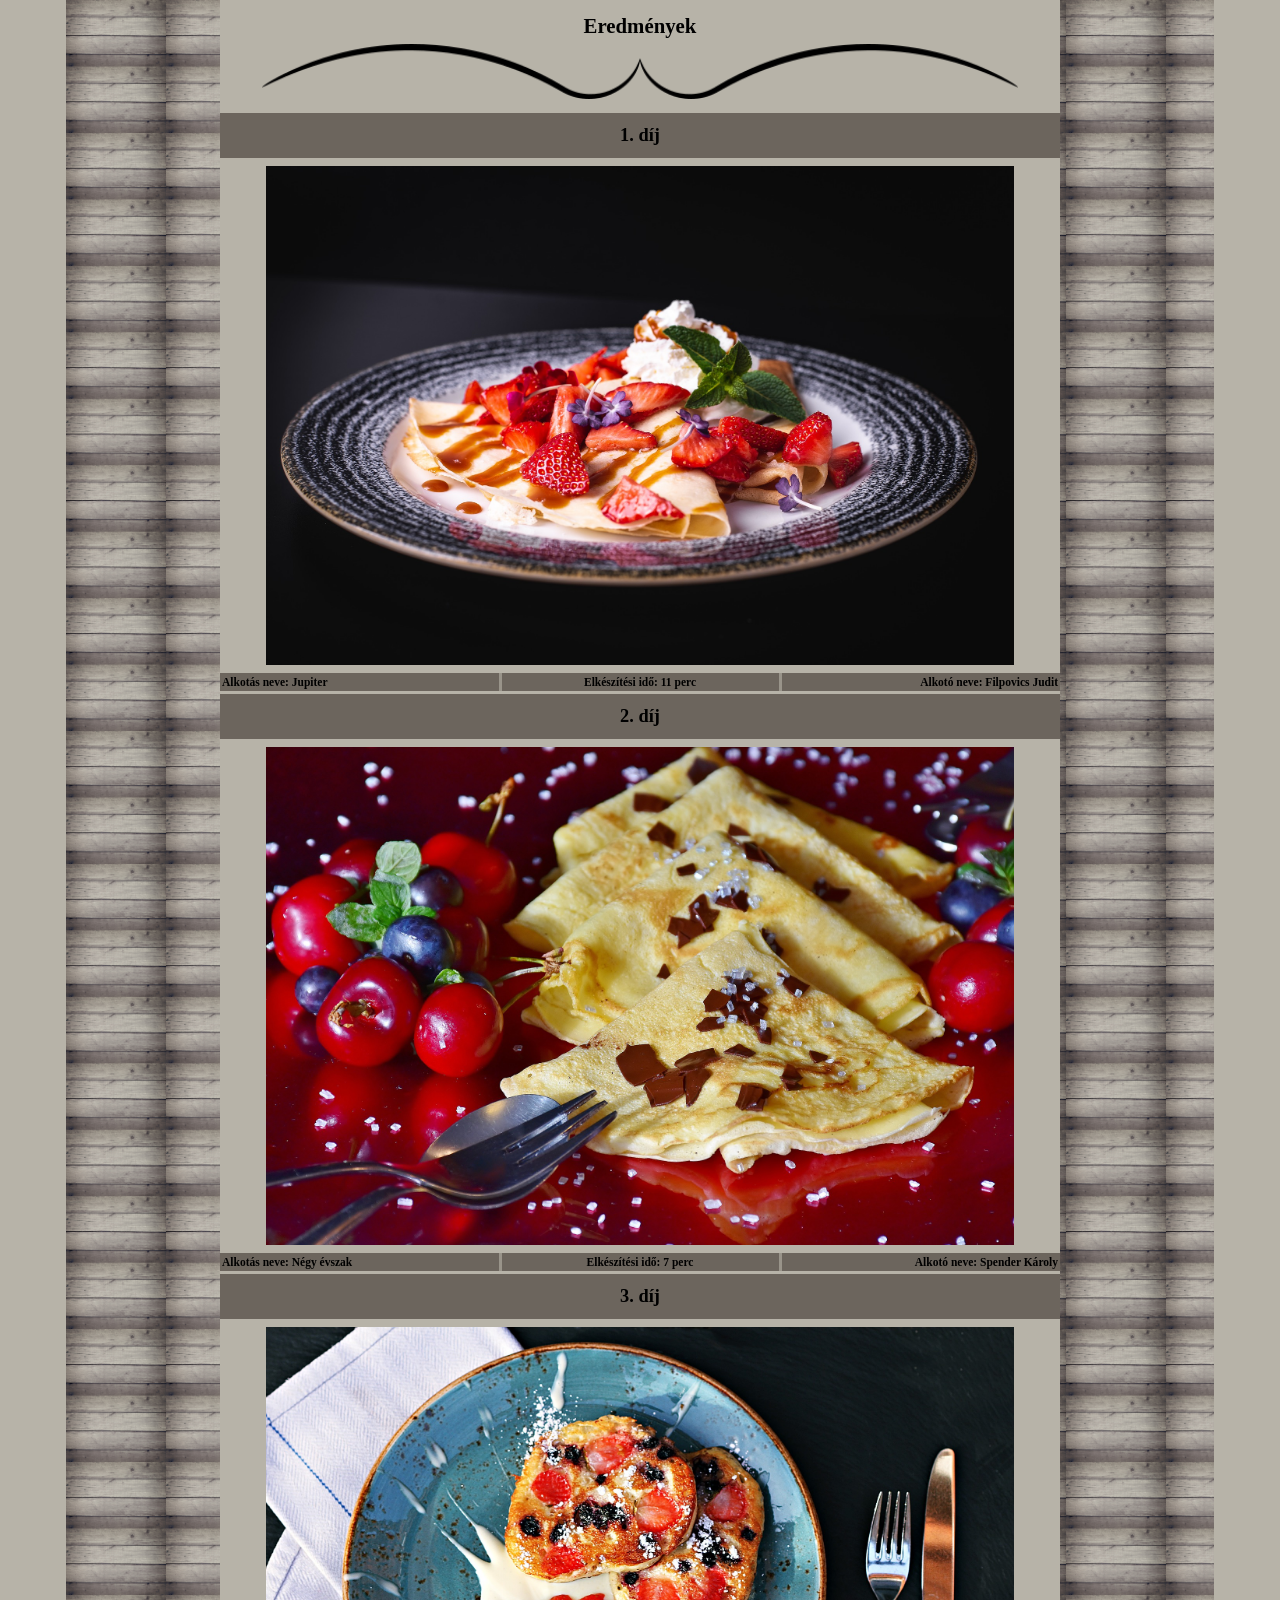
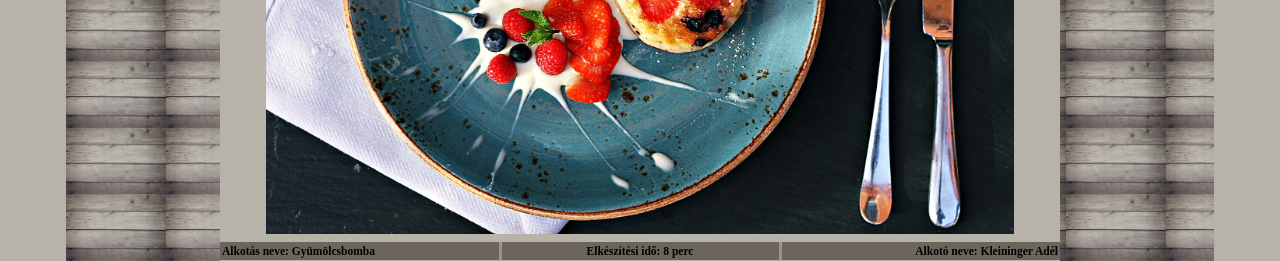
<file: 11 - Palacsinta2/index.html>
<!DOCTYPE html>
<html lang="hu">
<head>
<meta charset="UTF-8">
<meta name="viewport" content="width=device-width, initial-scale=1">
<link rel="stylesheet" href="style.css">
<title>Eredmények</title>
</head>
<body>
  <div class="oldal">
    <main>
      <h1>Eredmények</h1>
      <img class="orn" src="disz.png" alt="Díszcsík">

      <h2>1. díj</h2>
      <img class="foto" src="dij1.jpg" alt="Palacsinta eperrel és mentával">
      <table class="adat"><tr>
        <td>Alkotás neve: Jupiter</td><td>Elkészítési idő: 11 perc</td><td>Alkotó neve: Filpovics Judit</td>
      </tr></table>

      <h2>2. díj</h2>
      <img class="foto" src="dij2.jpg" alt="Palacsinta cseresznyével és csokoládéval">
      <table class="adat"><tr>
        <td>Alkotás neve: Négy évszak</td><td>Elkészítési idő: 7 perc</td><td>Alkotó neve: Spender Károly</td>
      </tr></table>

      <h2>3. díj</h2>
      <img class="foto" src="dij3.jpg" alt="Gyümölcsös palacsinta kék tányéron">
      <table class="adat"><tr>
        <td>Alkotás neve: Gyümölcsbomba</td><td>Elkészítési idő: 8 perc</td><td>Alkotó neve: Kleininger Adél</td>
      </tr></table>
    </main>
  </div>
</body>
</html>
</file>
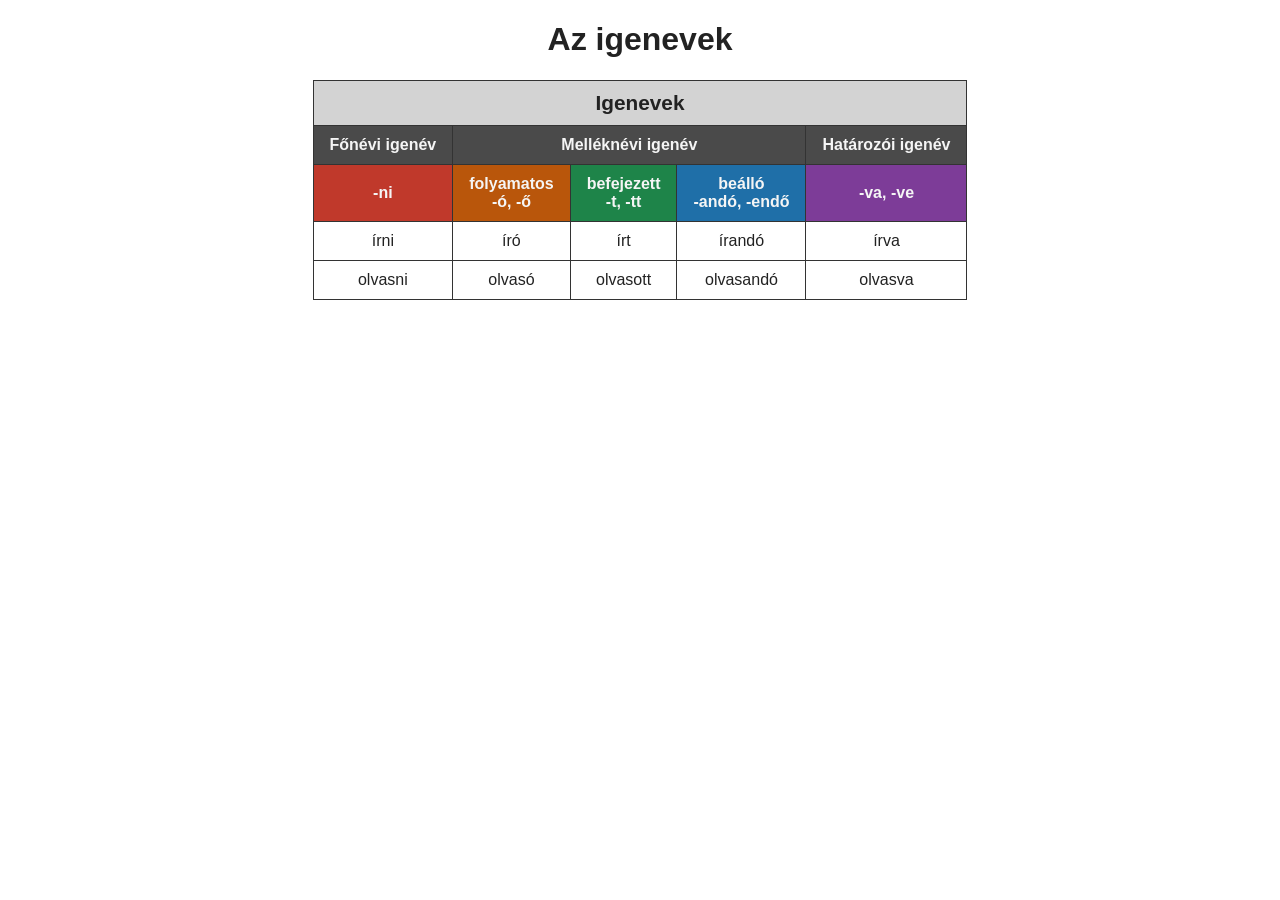
<file: 12 - Igenevek/index.html>
<!DOCTYPE html>
<html lang="hu">
<head>
<meta charset="UTF-8">
<link rel="stylesheet" href="style.css">
<title>Az igenevek</title>
</head>
<body>
  <h1>Az igenevek</h1>

  <table>
    <tr class="sor1">
      <th colspan="5">Igenevek</th>
    </tr>
    <tr class="sor2">
      <th>Főnévi igenév</th>
      <th colspan="3">Melléknévi igenév</th>
      <th>Határozói igenév</th>
    </tr>
    <tr class="sor3">
      <td>-ni</td>
      <td>folyamatos<br>-ó, -ő</td>
      <td>befejezett<br>-t, -tt</td>
      <td>beálló<br>-andó, -endő</td>
      <td>-va, -ve</td>
    </tr>
    <tr>
      <td>írni</td>
      <td>író</td>
      <td>írt</td>
      <td>írandó</td>
      <td>írva</td>
    </tr>
    <tr>
      <td>olvasni</td>
      <td>olvasó</td>
      <td>olvasott</td>
      <td>olvasandó</td>
      <td>olvasva</td>
    </tr>
  </table>
</body>
</html>
</file>
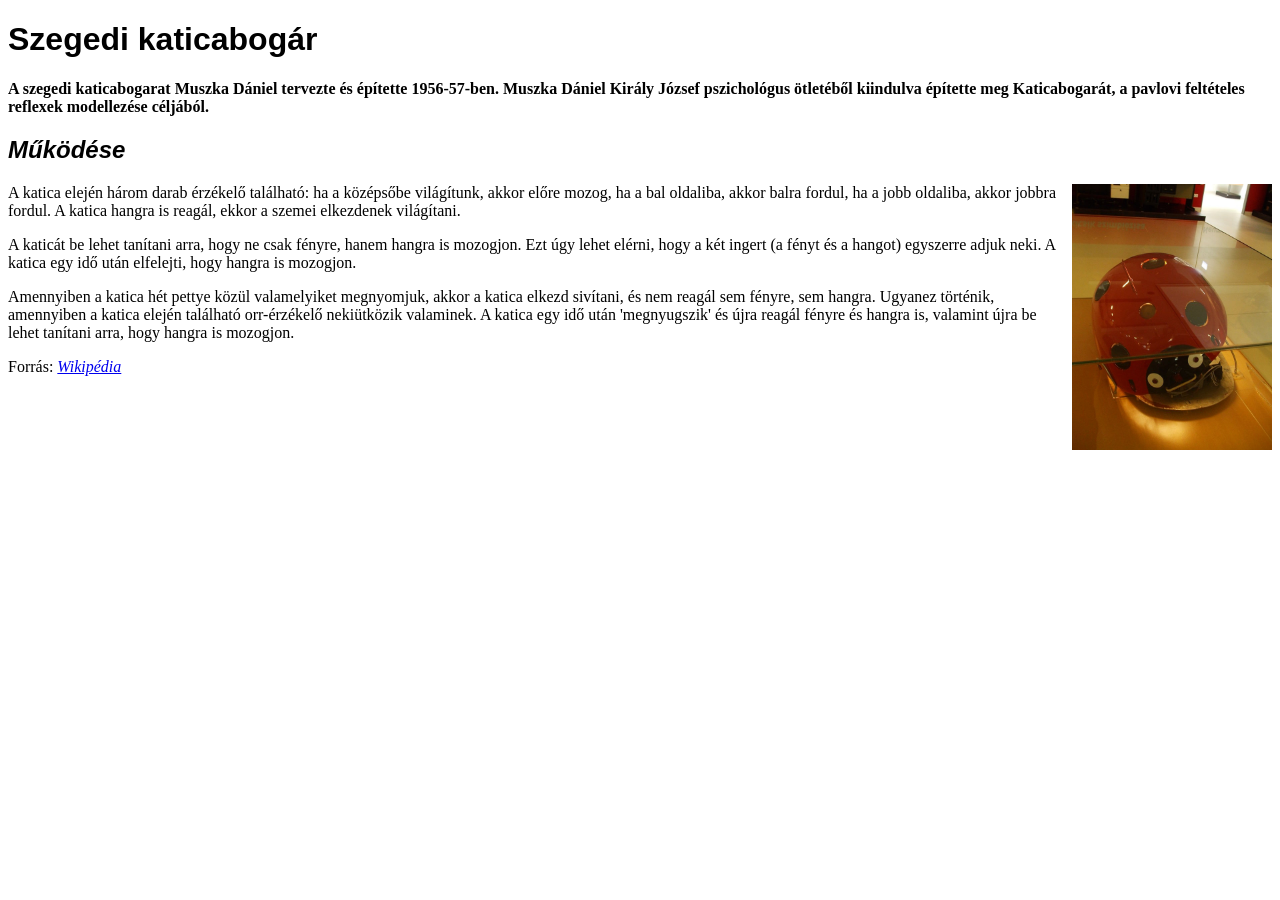
<file: 15 - Szegedi katica/index.html>
<!DOCTYPE html>
<html lang="hu">

<head>
    <meta charset="UTF-8">
    <title>Szegedi katicabogár</title>
 <style>
        h1, h2 {
            font-family: Arial, Helvetica, sans-serif;
        }
        h2 {
            font-style: italic;
        }
        img {
            float: right;
            width: 200px;
            margin: 0 0 10px 15px;
        }
    </style>
</head>

    <h1>Szegedi katicabogár</h1>
 
    <p><strong>A szegedi katicabogarat Muszka Dániel tervezte és építette 1956-57-ben. Muszka Dániel Király József pszichológus ötletéből kiindulva építette meg Katicabogarát, a pavlovi feltételes reflexek modellezése céljából.</strong></p>
 
    <h2>Működése</h2>
 
    <img src="Szegedi_katica.jpg" alt="A szegedi katicabogár">
 
    <p>A katica elején három darab érzékelő található: ha a középsőbe világítunk, akkor előre mozog, ha a bal oldaliba, akkor balra fordul, ha a jobb oldaliba, akkor jobbra fordul. A katica hangra is reagál, ekkor a szemei elkezdenek világítani.</p>
 
    <p>A katicát be lehet tanítani arra, hogy ne csak fényre, hanem hangra is mozogjon. Ezt úgy lehet elérni, hogy a két ingert (a fényt és a hangot) egyszerre adjuk neki. A katica egy idő után elfelejti, hogy hangra is mozogjon.</p>
 
    <p>Amennyiben a katica hét pettye közül valamelyiket megnyomjuk, akkor a katica elkezd sivítani, és nem reagál sem fényre, sem hangra. Ugyanez történik, amennyiben a katica elején található orr-érzékelő nekiütközik valaminek. A katica egy idő után 'megnyugszik' és újra reagál fényre és hangra is, valamint újra be lehet tanítani arra, hogy hangra is mozogjon.</p>
 
    <p>Forrás: <a href="https://hu.wikipedia.org/wiki/Szegedi_katicabog%C3%A1r"><em>Wikipédia</em></a></p>
</html>
</file>
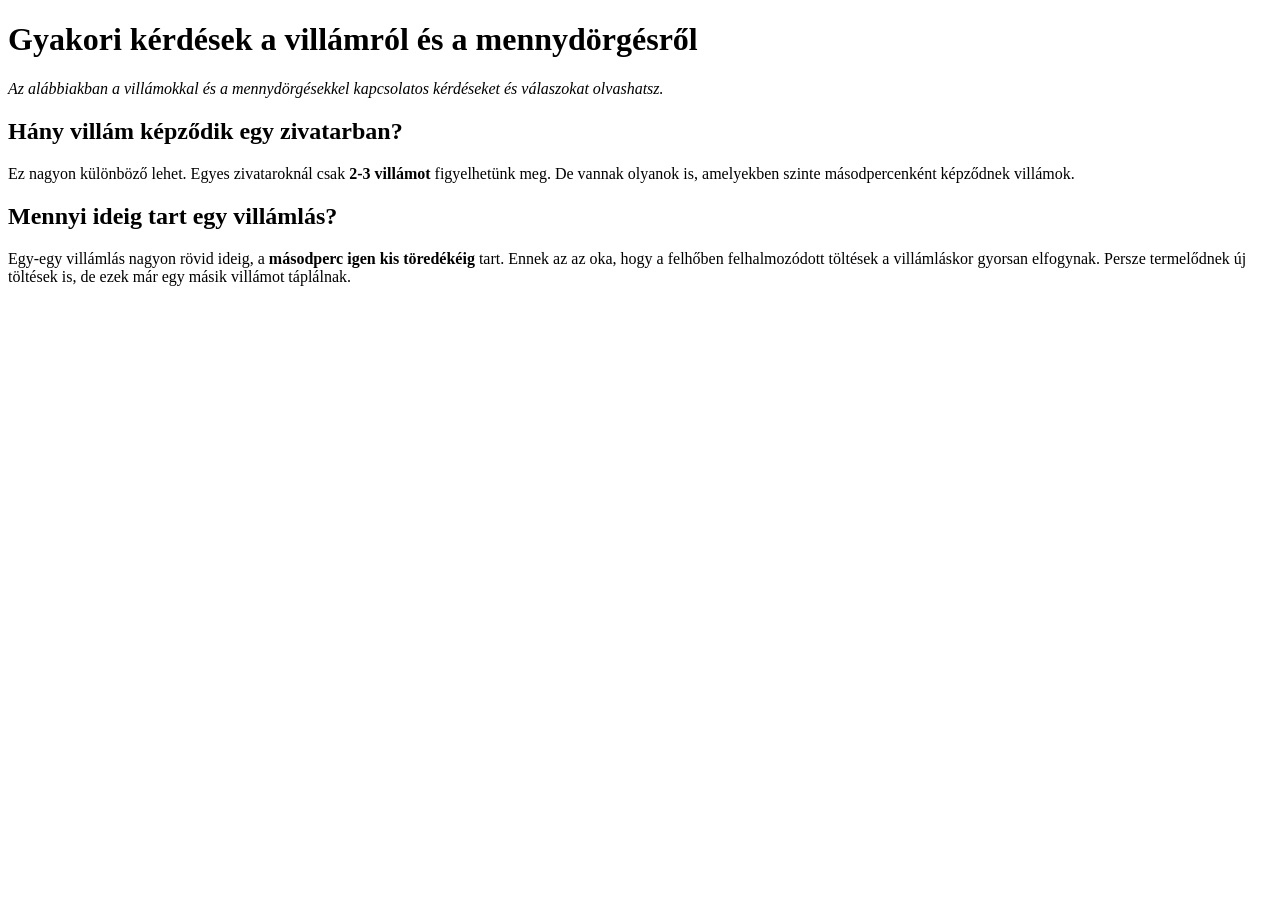
<file: 2- Villámok/index.html>
<!DOCTYPE html>
<html lang="hu">
<head>
    <meta charset="UTF-8">
    
    <title>Gyakori kérdések a villámról és a mennydörgésről</title>
</head>
<body>
    <h1>Gyakori kérdések a villámról és a mennydörgésről</h1>
    <p><i>Az alábbiakban a villámokkal és a mennydörgésekkel kapcsolatos kérdéseket és válaszokat olvashatsz.</i></p>
    <h2>Hány villám képződik egy zivatarban?</h2>
    <p>
        Ez nagyon különböző lehet. Egyes zivataroknál csak <b>2-3 villámot</b>
        figyelhetünk meg. De vannak olyanok is, amelyekben
        szinte másodpercenként képződnek villámok.
    </p>
    <h2>Mennyi ideig tart egy villámlás?</h2>
    <p>
        Egy-egy villámlás nagyon rövid ideig, a <b>másodperc igen kis töredékéig
        </b> tart. Ennek az az oka, hogy a felhőben felhalmozódott
        töltések a villámláskor gyorsan elfogynak. Persze termelődnek
        új töltések is, de ezek már egy másik villámot táplálnak.
    </p>
</body>
</html>
</file>
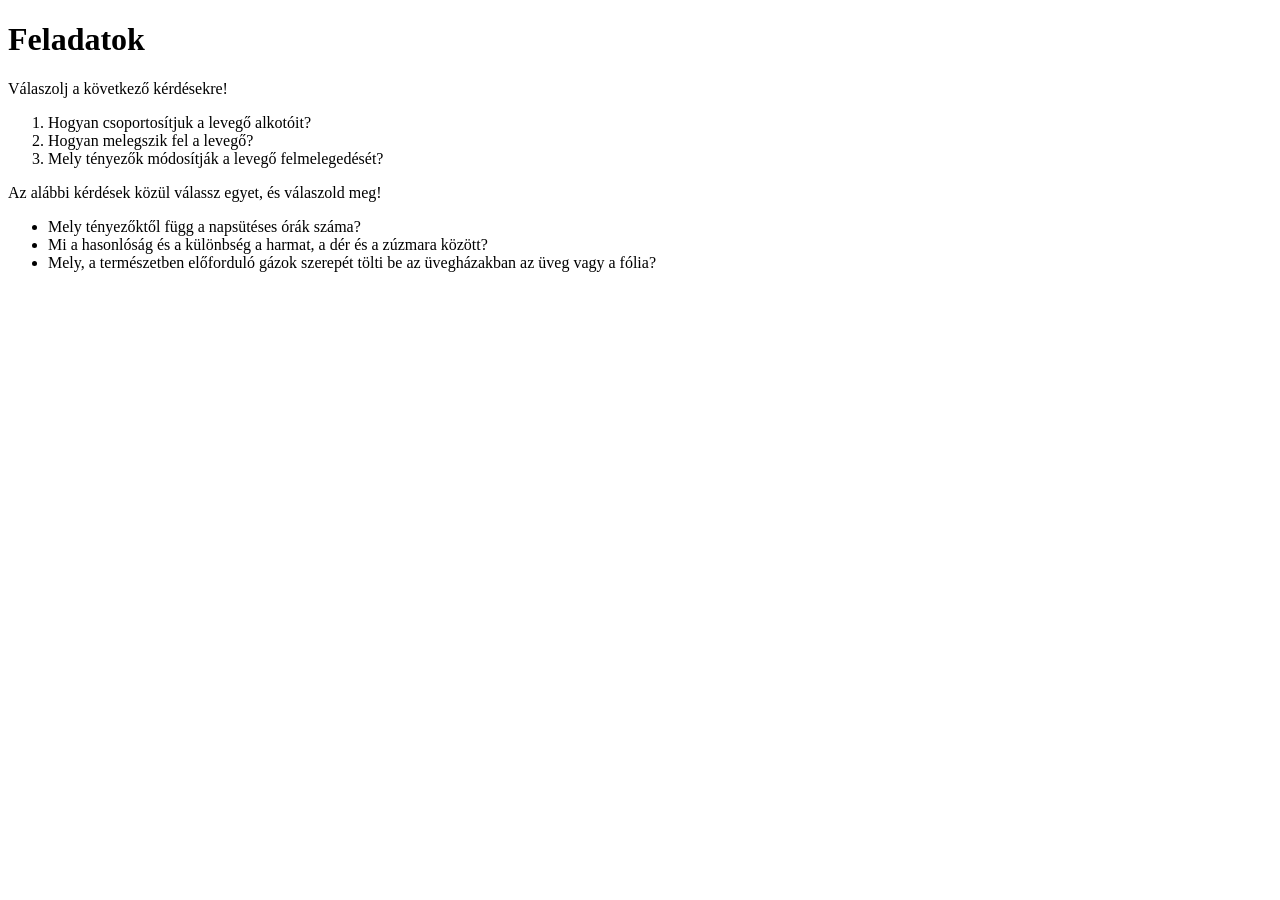
<file: 4 - Feladatok/index.html>
<!DOCTYPE html>
<html lang="hu">
<head>
    <meta charset="UTF-8">
    
    <title>Feladatok</title>
</head>
<body>
    <h1>Feladatok</h1>
    <p>Válaszolj a következő kérdésekre!</p>
    
        <ol>
            <li>Hogyan csoportosítjuk a levegő alkotóit?</li>
            <li>Hogyan melegszik fel a levegő?</li>
            <li>Mely tényezők módosítják a levegő felmelegedését?</li>
        </ol>
    
    <p>Az alábbi kérdések közül válassz egyet, és válaszold meg!</p>
    
        <ul>
            <li>Mely tényezőktől függ a napsütéses órák száma?</li>
            <li>Mi a hasonlóság és a különbség a harmat, a dér és a zúzmara között?</li>
            <li>Mely, a természetben előforduló gázok szerepét tölti be az üvegházakban az üveg vagy a fólia?</li>
        </ul>
        
    
</body>
</html>
</file>
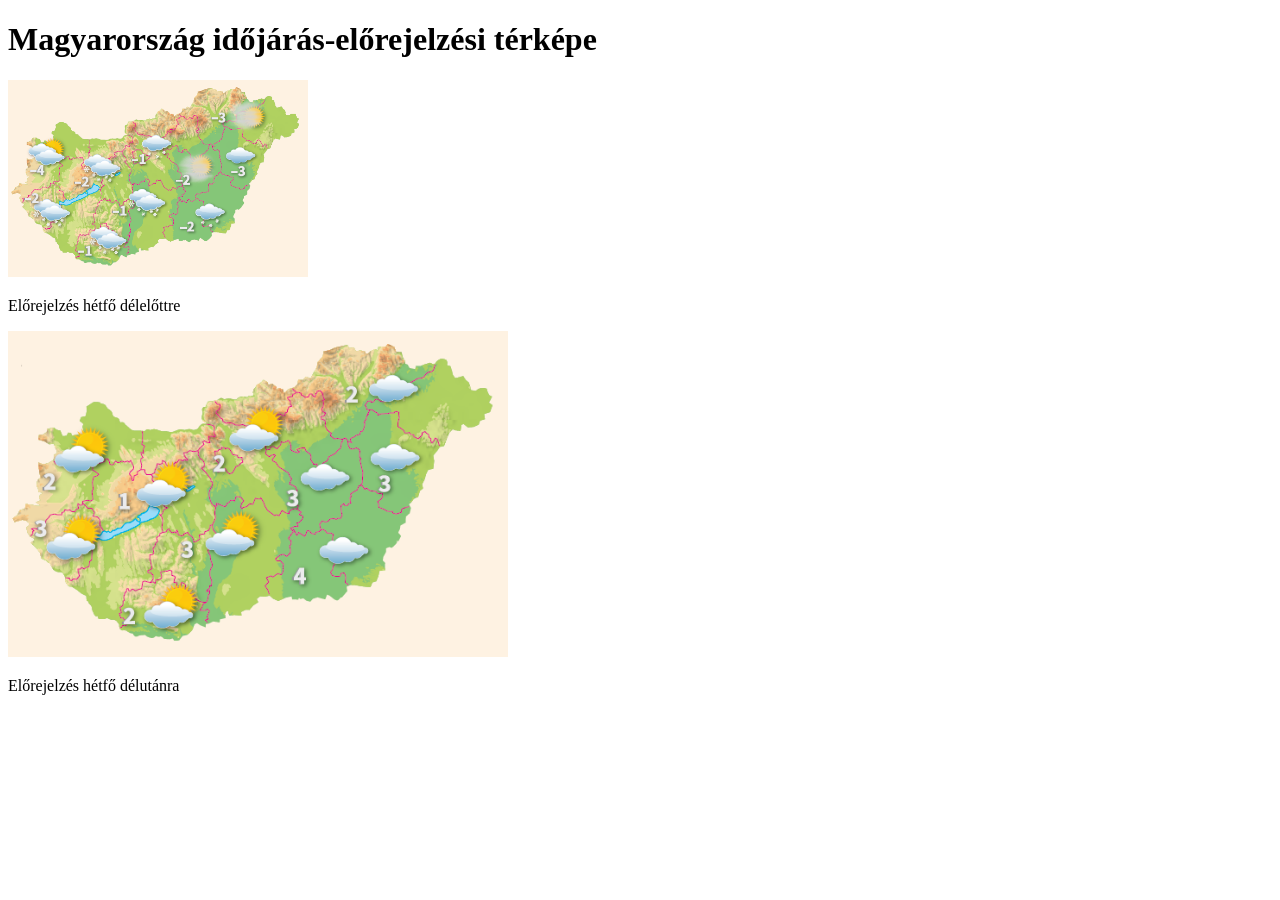
<file: 5 - Időjárás/index.html>
<!DOCTYPE html>
<html lang="hu">
<head>
    <meta charset="UTF-8">
    <title>Magyarország időjárás-előrejelzési térképe</title>
</head>
<body>
    <h1>Magyarország időjárás-előrejelzési térképe</h1>
    <img src="hetfodelelott.png" alt="Előrejelzés hétfő délelőttre" style="width: 300px;">
    <p>Előrejelzés hétfő délelőttre</p>
    <img src="hetfodelutan.png" alt="Előrejelzés hétfő délutánra" style="width: 500px;">
    <p>Előrejelzés hétfő délutánra</p>
    
</body>
</html>
</file>
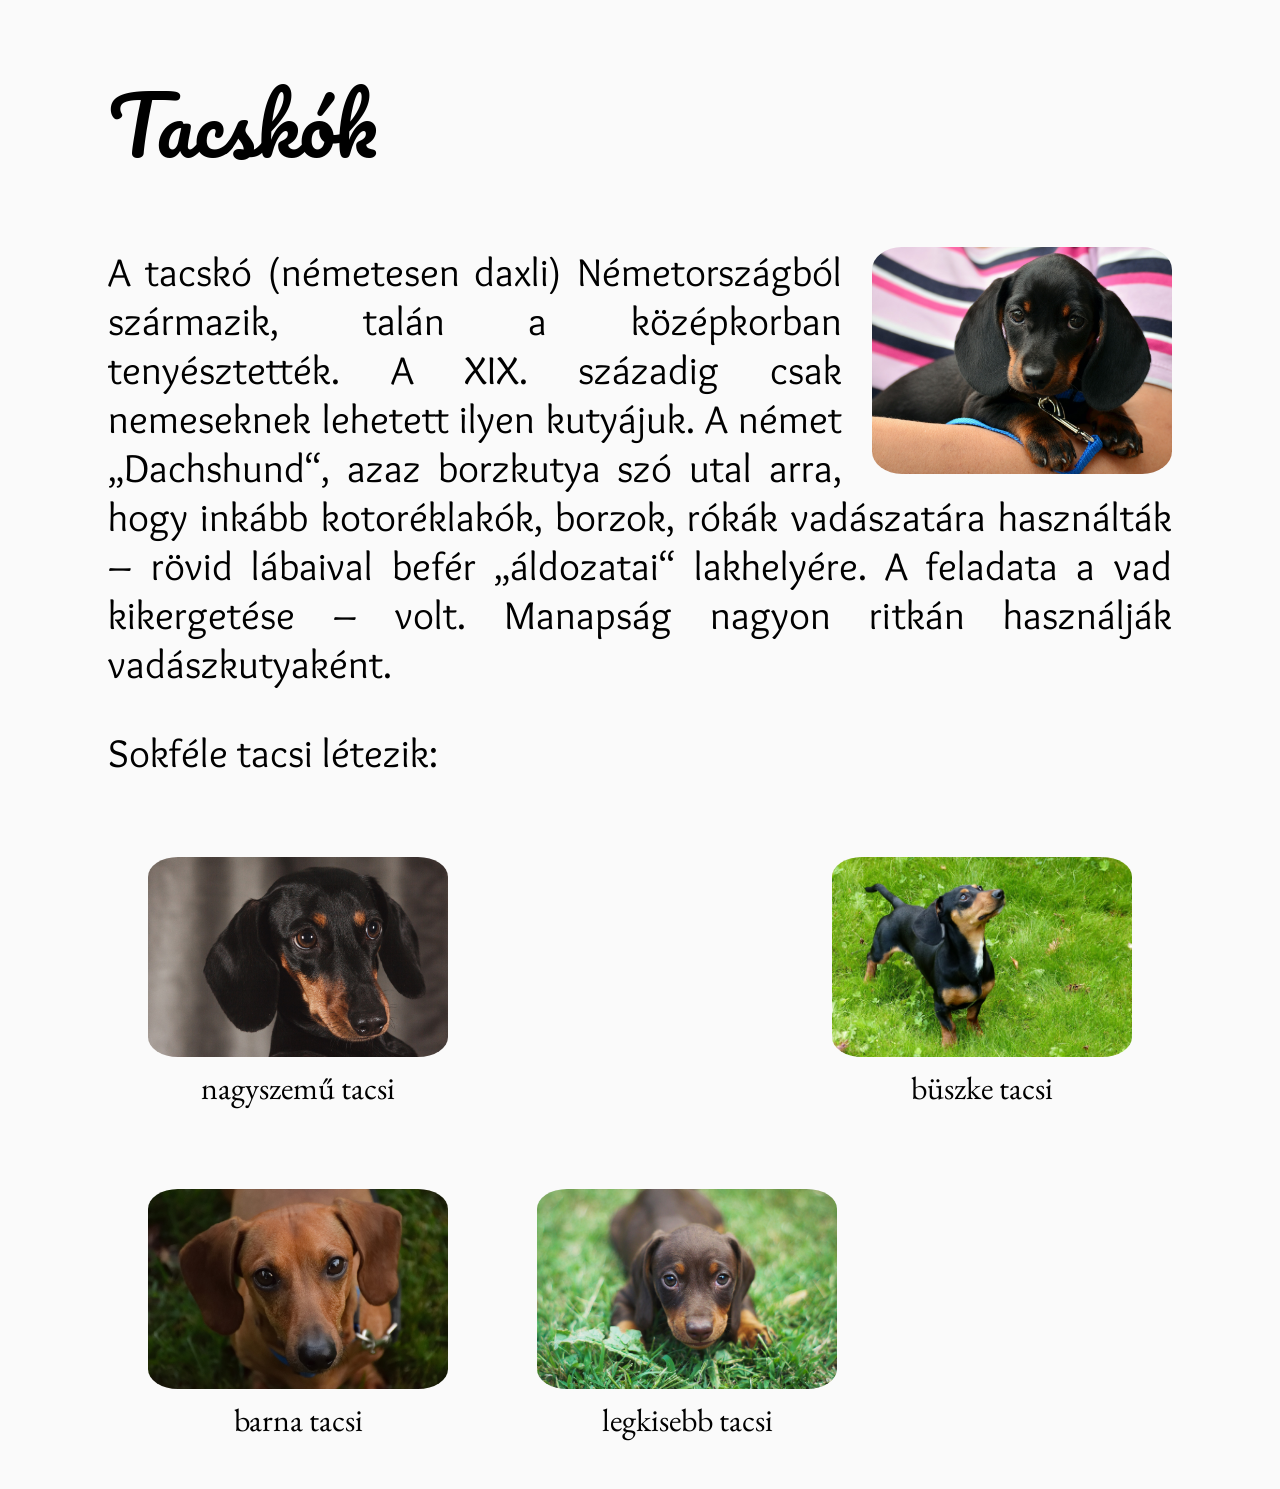
<file: 6 - Tacskók/index.html>
<!DOCTYPE html>
<html lang="hu">
  <head>
    <meta charset="utf-8">
    <link rel="stylesheet" href="tacsi.css">
    <link rel="preconnect" href="https://fonts.gstatic.com">
    <link href="https://fonts.googleapis.com/css2?family=Overlock&family=Pacifico&family=EB+Garamond&display=swap" rel="stylesheet">
	<title>Tacskók</title>
  </head>
  <body>
    <h1>Tacskók</h1>
    <img src="dachshund-1519374_1920.jpg" alt="" class="fokep">
    <p>A tacskó (németesen daxli) Németországból származik, talán a középkorban tenyésztették. A XIX. századig csak nemeseknek lehetett ilyen kutyájuk. A német „Dachshund“, azaz borzkutya szó utal arra, hogy inkább kotoréklakók, borzok, rókák vadászatára használták – rövid lábaival befér „áldozatai“ lakhelyére. A feladata a vad kikergetése – volt. Manapság nagyon ritkán használják vadászkutyaként.</p>
    
    <div id="felsorolas">
      <p>Sokféle tacsi létezik:</p>
        <figure>
          <a href="dog-1232449_1920.jpg" target="_blank"><img src="dog-1232449_1920.jpg" alt=""></a>
          <figcaption>nagyszemű tacsi</figcaption>
        </figure>
        <figure>
          <img src="foxhound-53951_1280.jpg" alt="">
          <figcaption>büszke tacsi</figcaption>
        </figure>
        <figure>
          <img src="dog-3218503_1920.jpg" alt="">
          <figcaption>barna tacsi</figcaption>
        </figure>
        <figure>
          <img src="dog-4159596_1920.jpg" alt="">
          <figcaption>legkisebb tacsi</figcaption>
        </figure>
    </div>
  </body>
</html>
</file>
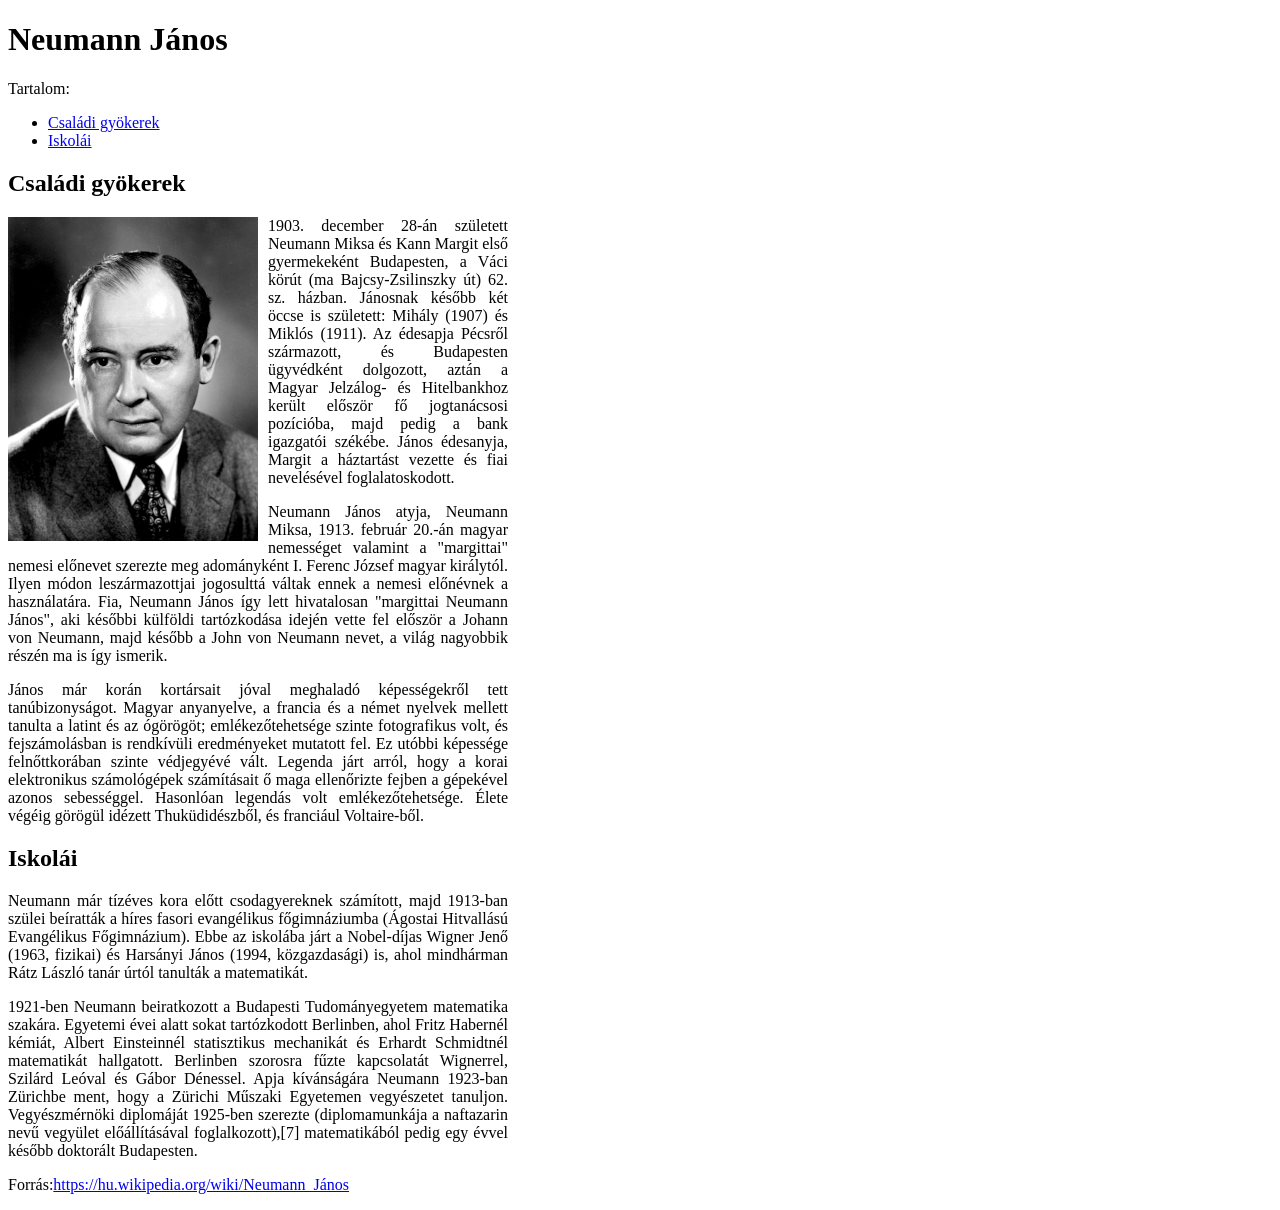
<file: 7 - Neumann/index.html>
<!DOCTYPE html>
<html lang="hu">
<head>
    <meta charset="UTF-8">
    <title>Neumann János</title>
    <style>
        body {max-width:500px;}
        /* Az oldal maximális szélessége 500 képpont*/
        p {text-align:justify;}
        /* A bekezdések sorkizárt igazításúak*/
        #foto {float:left; margin-right:10px;}
        /* A fotó balra igazítása (lebegtetése), jobb oldali 10 képpontos margó beállítása*/
    </style>
</head>
<body>
    <h1>Neumann János</h1>
    <p>Tartalom:</p>
    <ul>
        <li><a href="#csal">Családi gyökerek</a></li>
        <li><a href="#isk">Iskolái</a></li>
    </ul>
    <h2 id="csal">Családi gyökerek</h2>
    <p><a href="neumann_nagymeret.jpg"><img id="foto" src="neumann_kismeret.jpg" alt="Neumann János fotója"></a>  1903. december 28-án született Neumann Miksa és Kann Margit első gyermekeként Budapesten, a Váci körút (ma Bajcsy-Zsilinszky út) 62. sz. házban. Jánosnak később két öccse is született: Mihály (1907) és Miklós (1911). Az édesapja Pécsről származott, és Budapesten ügyvédként dolgozott, aztán a Magyar Jelzálog- és Hitelbankhoz került először fő jogtanácsosi pozícióba, majd pedig a bank igazgatói székébe. János édesanyja, Margit a háztartást vezette és fiai nevelésével foglalatoskodott.</p>
    <p>Neumann János atyja, Neumann Miksa, 1913. február 20.-án magyar nemességet valamint a "margittai" nemesi előnevet szerezte meg adományként I. Ferenc József magyar királytól. Ilyen módon leszármazottjai jogosulttá váltak ennek a nemesi előnévnek a használatára. Fia, Neumann János így lett hivatalosan "margittai Neumann János", aki későbbi külföldi tartózkodása idején vette fel először a Johann von Neumann, majd később a John von Neumann nevet, a világ nagyobbik részén ma is így ismerik.</p>
    <p>János már korán kortársait jóval meghaladó képességekről tett tanúbizonyságot. Magyar anyanyelve, a francia és a német nyelvek mellett tanulta a latint és az ógörögöt; emlékezőtehetsége szinte fotografikus volt, és fejszámolásban is rendkívüli eredményeket mutatott fel. Ez utóbbi képessége felnőttkorában szinte védjegyévé vált. Legenda járt arról, hogy a korai elektronikus számológépek számításait ő maga ellenőrizte fejben a gépekével azonos sebességgel. Hasonlóan legendás volt emlékezőtehetsége. Élete végéig görögül idézett Thuküdidészből, és franciául Voltaire-ből.</p>
	<h2 id="isk">Iskolái</h2>
    <p>Neumann már tízéves kora előtt csodagyereknek számított, majd 1913-ban szülei beíratták a híres fasori evangélikus főgimnáziumba (Ágostai Hitvallású Evangélikus Főgimnázium). Ebbe az iskolába járt a Nobel-díjas Wigner Jenő (1963, fizikai) és Harsányi János (1994, közgazdasági) is, ahol mindhárman Rátz László tanár úrtól tanulták a matematikát.</p>
    <p>1921-ben Neumann beiratkozott a Budapesti Tudományegyetem matematika szakára. Egyetemi évei alatt sokat tartózkodott Berlinben, ahol Fritz Habernél kémiát, Albert Einsteinnél statisztikus mechanikát és Erhardt Schmidtnél matematikát hallgatott. Berlinben szorosra fűzte kapcsolatát Wignerrel, Szilárd Leóval és Gábor Dénessel. Apja kívánságára Neumann 1923-ban Zürichbe ment, hogy a Zürichi Műszaki Egyetemen vegyészetet tanuljon. Vegyészmérnöki diplomáját 1925-ben szerezte (diplomamunkája a naftazarin nevű vegyület előállításával foglalkozott),[7] matematikából pedig egy évvel később doktorált Budapesten.</p>
	<p>Forrás:<a href="https://hu.wikipedia.org/wiki/Neumann_János">https://hu.wikipedia.org/wiki/Neumann_János</a></p>
</body>
</html>
</file>
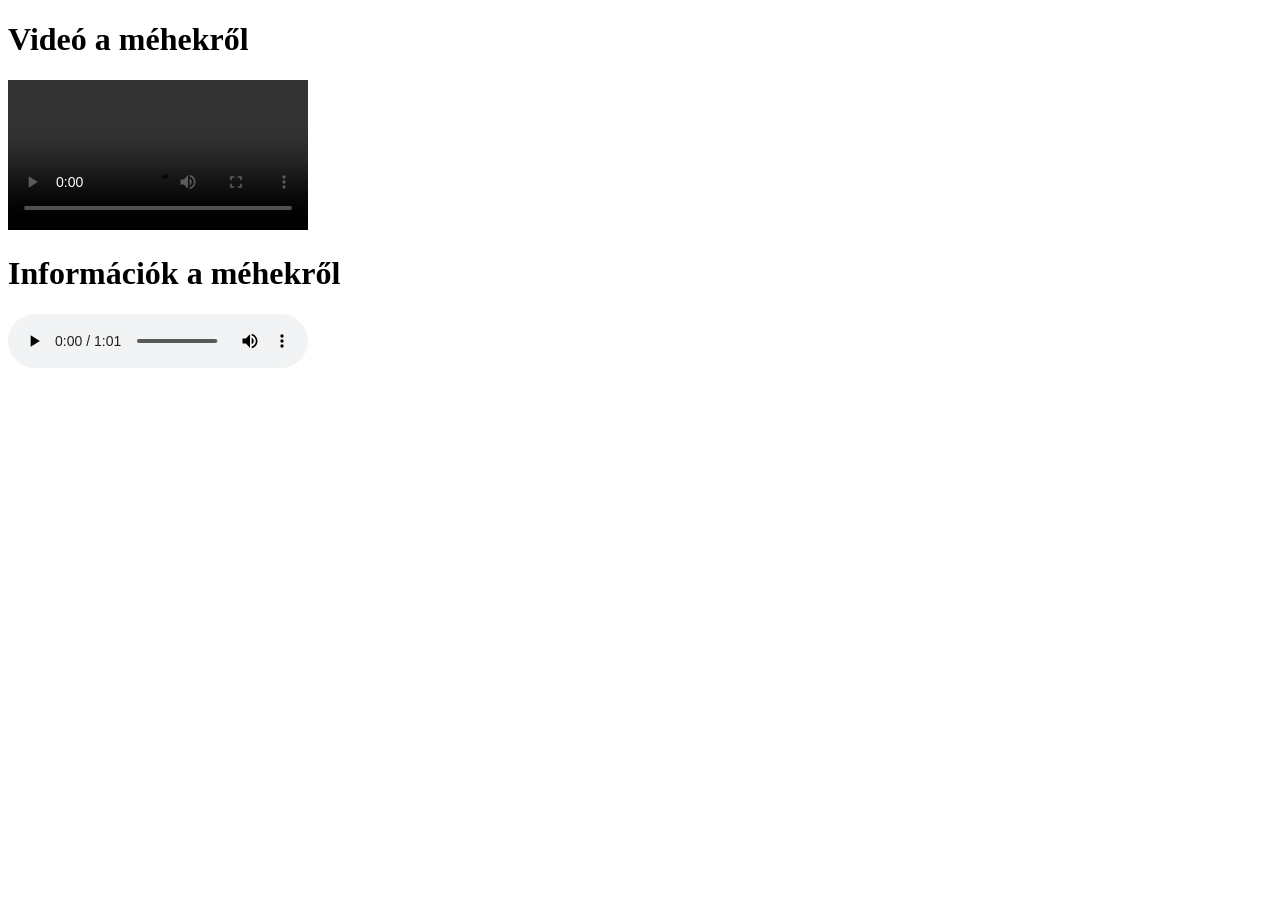
<file: 9 - Méhek/index.html>
<!DOCTYPE html>
<html lang="hu">

<head>
    <meta charset="UTF-8">
    <title>Méhek</title>
</head>

<body>
    <h1>Videó a méhekről</h1>
    <video src="mehek.mp4" controls></video>
    <h1>Információk a méhekről</h1>
    <audio src="mehek.mp3" controls></audio>
</body>

</html>
</file>
<file: 11 - Palacsinta2/style.css>
body { 
    margin: 0;
     background: #b7b3a8;
    \n color: #1a1814;
     font-family: "Times New Roman", Times, serif;
    
}

.oldal { max-width: 840px;
     margin: 0 auto;
     padding: 0 12%;
     background: url("hatter.jpg") repeat;
     background-size: 100px auto;
}

main { background: #b7b3a8;
     padding-bottom: 1px;
}

h1 { margin: 0;
     padding: 14px 0 6px;
     text-align: center;
     font-size: 1.3rem;
}

.orn { display: block;
     width: 90%;
     margin: 0 auto 14px;
}

h2 { margin: 0;
     padding: 12px 0;
     text-align: center;
     font-size: 1.15rem;
     background: #6c655d;
}

.foto { display: block;
     width: 89%;
     height: auto;
     margin: 8px auto;
}

.adat { width: 100%;
     border-collapse: collapse;
     background: #6c655d;
     font-size: .72rem;
     font-weight: bold;
}

.adat td { padding: 3px 2px;
     border-left: 3px solid #99948a;
     width: 33.33%;
}

.adat td:first-child { border-left: 0;
     text-align: left;
}

.adat td:nth-child(2) { text-align: center;
}

.adat td:last-child { text-align: right;
}

.adat + h2 { margin-top: 3px;
}
</file>
<file: 12 - Igenevek/style.css>
body { background: #ffffff; color: #222; font-family: Arial, Helvetica, sans-serif; }
  h1 { text-align: center; }

  /* 3. a teljes táblázat vízszintesen középre */
  table { margin: 0 auto; border-collapse: collapse; }

  /* 2. minden cella tartalma vízszintesen középre */
  th, td { text-align: center; border: 1px solid #333; padding: 10px 16px; }

  /* 4. első sor: világosszürke háttér */
  tr.sor1 th { background: #d3d3d3; color: #222; font-size: 1.3em; }

  /* 5. második sor: sötétszürke háttér, világos betűszín */
  tr.sor2 th { background: #4a4a4a; color: #f5f5f5; }

  /* 6. harmadik sor: ugyanaz a világos betűszín, cellánként más háttér */
  tr.sor3 td { color: #f5f5f5; font-weight: bold; }
  tr.sor3 td:nth-child(1) { background: #c0392b; }
  tr.sor3 td:nth-child(2) { background: #b9560b; }
  tr.sor3 td:nth-child(3) { background: #1e8449; }
  tr.sor3 td:nth-child(4) { background: #1f6fa8; }
  tr.sor3 td:nth-child(5) { background: #7d3c98; }
</file>
<file: 6 - Tacskók/tacsi.css>
body {
  background-color: #fafafa;
  font-family: Overlock, cursive;
  font-size: 250%;
  padding: 0 100px;
  text-align: justify;
}

h1 {
  font-family: Pacifico, cursive;
  font-weight: 100;
}


figure {
  display: inline-block;
}

figcaption {
  font-family: "EB Garamond", sans-serif;
  text-align: center;
  font-size: 80%;
}

img{
  width: 300px;
  border-radius: 10%;
}

img.fokep {
  float: inline-end;
  margin-left: 30px;
}
</file>
